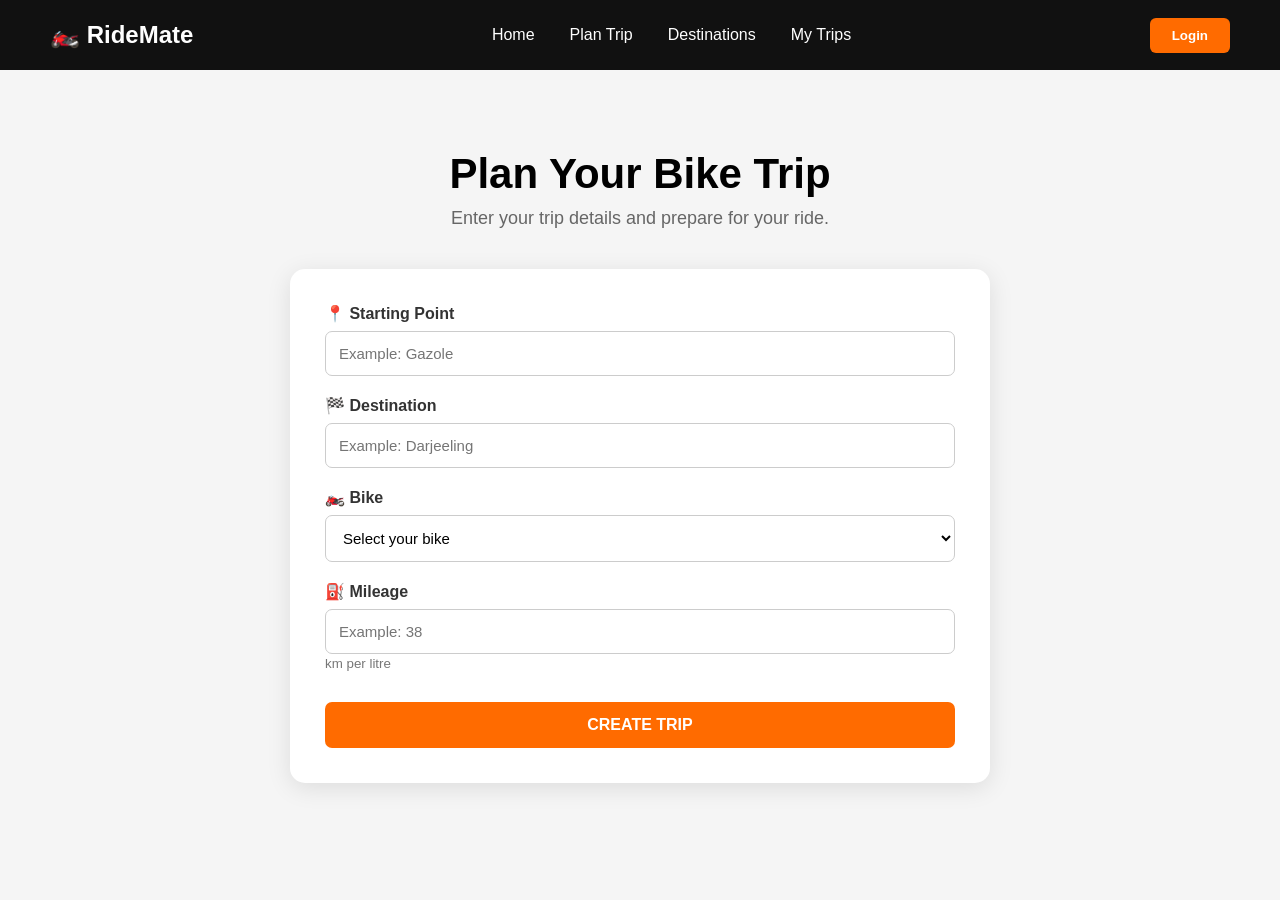
<file: trip.html>
<!DOCTYPE html>
<html lang="en">

<head>
    <meta charset="UTF-8">
    <meta name="viewport" content="width=device-width, initial-scale=1.0">

    <title>Plan Your Trip - RideMate</title>

    <link rel="stylesheet" href="style.css">
</head>

<body>

    <!-- Navigation Bar -->

    <nav class="navbar">

        <div class="logo">
            🏍️ RideMate
        </div>

        <ul class="nav-links">
            <li><a href="index.html">Home</a></li>
            <li><a href="trip.html">Plan Trip</a></li>
            <li><a href="#">Destinations</a></li>
            <li><a href="#">My Trips</a></li>
        </ul>

        <button class="login-btn">
            Login
        </button>

    </nav>


    <!-- Trip Planner -->

    <section class="planner">

        <h1>Plan Your Bike Trip</h1>

        <p>
            Enter your trip details and prepare for your ride.
        </p>


        <div class="planner-box">

            <div class="planner-input">

                <label>📍 Starting Point</label>

                <input
                    type="text"
                    id="tripStart"
                    placeholder="Example: Gazole"
                >

            </div>


            <div class="planner-input">

                <label>🏁 Destination</label>

                <input
                    type="text"
                    id="tripDestination"
                    placeholder="Example: Darjeeling"
                >

            </div>


            <div class="planner-input">

                <label>🏍️ Bike</label>

                <select id="bike">

                    <option value="">
                        Select your bike
                    </option>

                    <option value="NS200">
                        Bajaj Pulsar NS200
                    </option>

                    <option value="Classic350">
                        Royal Enfield Classic 350
                    </option>

                    <option value="Himalayan450">
                        Royal Enfield Himalayan 450
                    </option>

                    <option value="Duke390">
                        KTM Duke 390
                    </option>

                </select>

            </div>


            <div class="planner-input">

                <label>⛽ Mileage</label>

                <input
                    type="number"
                    id="mileage"
                    placeholder="Example: 38"
                >

                <small>km per litre</small>

            </div>


            <button
                class="calculate-btn"
                onclick="createTrip()"
            >
                CREATE TRIP
            </button>

        </div>

    </section>


    <script src="script.js"></script>

</body>

</html>
</file>
<file: style.css>
* {
    margin: 0;
    padding: 0;
    box-sizing: border-box;
}

body {
    font-family: Arial, sans-serif;
    background: #f5f5f5;
}


/* Navigation Bar */

.navbar {
    height: 70px;
    background: #111;
    display: flex;
    align-items: center;
    justify-content: space-between;
    padding: 0 50px;
}


/* Logo */

.logo {
    color: white;
    font-size: 24px;
    font-weight: bold;
}


/* Navigation Links */

.nav-links {
    display: flex;
    list-style: none;
    gap: 35px;
}

.nav-links a {
    color: white;
    text-decoration: none;
    font-size: 16px;
}

.nav-links a:hover {
    color: #ff6b00;
}


/* Login Button */

.login-btn {
    background: #ff6b00;
    color: white;
    border: none;
    padding: 10px 22px;
    border-radius: 6px;
    cursor: pointer;
    font-weight: bold;
}

.login-btn:hover {
    background: #e55d00;
}


/* Main Content */

main {
    text-align: center;
    padding-top: 100px;
}

main h1 {
    font-size: 45px;
    margin-bottom: 15px;
}

main p {
    font-size: 18px;
    margin-bottom: 35px;
}

input {
    width: 300px;
    padding: 13px;
    border: 1px solid #ccc;
    border-radius: 7px;
}

main button {
    padding: 13px 30px;
    background: #ff6b00;
    color: white;
    border: none;
    border-radius: 7px;
    font-weight: bold;
    cursor: pointer;
}
/* =========================
   HERO SECTION
========================= */

.hero {
    min-height: 600px;

    display: flex;
    justify-content: center;
    align-items: center;

    text-align: center;

    background:
        linear-gradient(rgba(0, 0, 0, 0.55),
                        rgba(0, 0, 0, 0.55)),
        url("images/bike.jpg");

    background-size: cover;
    background-position: center;
}

.hero-content {
    color: white;
    max-width: 900px;
    width: 90%;
}

.hero h1 {
    font-size: 55px;
    margin-bottom: 20px;
}

.hero p {
    font-size: 20px;
    margin-bottom: 40px;
}


/* Trip Search Box */

.trip-search {
    background: white;
    padding: 20px;

    border-radius: 12px;

    display: flex;
    align-items: end;
    gap: 15px;

    max-width: 850px;
    margin: auto;
}


/* Input Box */

.input-box {
    flex: 1;
    text-align: left;
}

.input-box label {
    display: block;
    color: #333;
    font-weight: bold;
    margin-bottom: 7px;
}

.input-box input {
    width: 100%;
    padding: 14px;

    border: 1px solid #ccc;
    border-radius: 7px;

    font-size: 15px;
}


/* Plan Button */

.plan-btn {
    height: 47px;

    padding: 0 25px;

    background: #ff6b00;
    color: white;

    border: none;
    border-radius: 7px;

    font-weight: bold;

    cursor: pointer;
}

.plan-btn:hover {
    background: linear-gradient(rgba(199, 65, 65, 0.55), rgba(179, 103, 103, 0.55)),
    url("images/images.jpg");
}
/* =========================
   TRIP PLANNER
========================= */

.planner {
    min-height: 600px;
    padding: 80px 20px;
    text-align: center;
    background: #f5f5f5;
}

.planner h1 {
    font-size: 42px;
    margin-bottom: 10px;
}

.planner > p {
    font-size: 18px;
    color: #666;
    margin-bottom: 40px;
}


/* Planner Box */

.planner-box {
    background: white;

    max-width: 700px;

    margin: auto;

    padding: 35px;

    border-radius: 15px;

    box-shadow: 0 5px 25px rgba(0, 0, 0, 0.1);

    text-align: left;
}


/* Inputs */

.planner-input {
    margin-bottom: 20px;
}

.planner-input label {
    display: block;

    font-weight: bold;

    margin-bottom: 8px;

    color: #333;
}

.planner-input input,
.planner-input select {

    width: 100%;

    padding: 13px;

    border: 1px solid #ccc;

    border-radius: 7px;

    font-size: 15px;

    background: white;
}

.planner-input small {
    color: #777;
}


/* Create Trip Button */

.calculate-btn {

    width: 100%;

    padding: 14px;

    margin-top: 10px;

    background: #ff6b00;

    color: white;

    border: none;

    border-radius: 7px;

    font-size: 16px;

    font-weight: bold;

    cursor: pointer;
}

.calculate-btn:hover {
    background: #e55d00;
}
</file>
